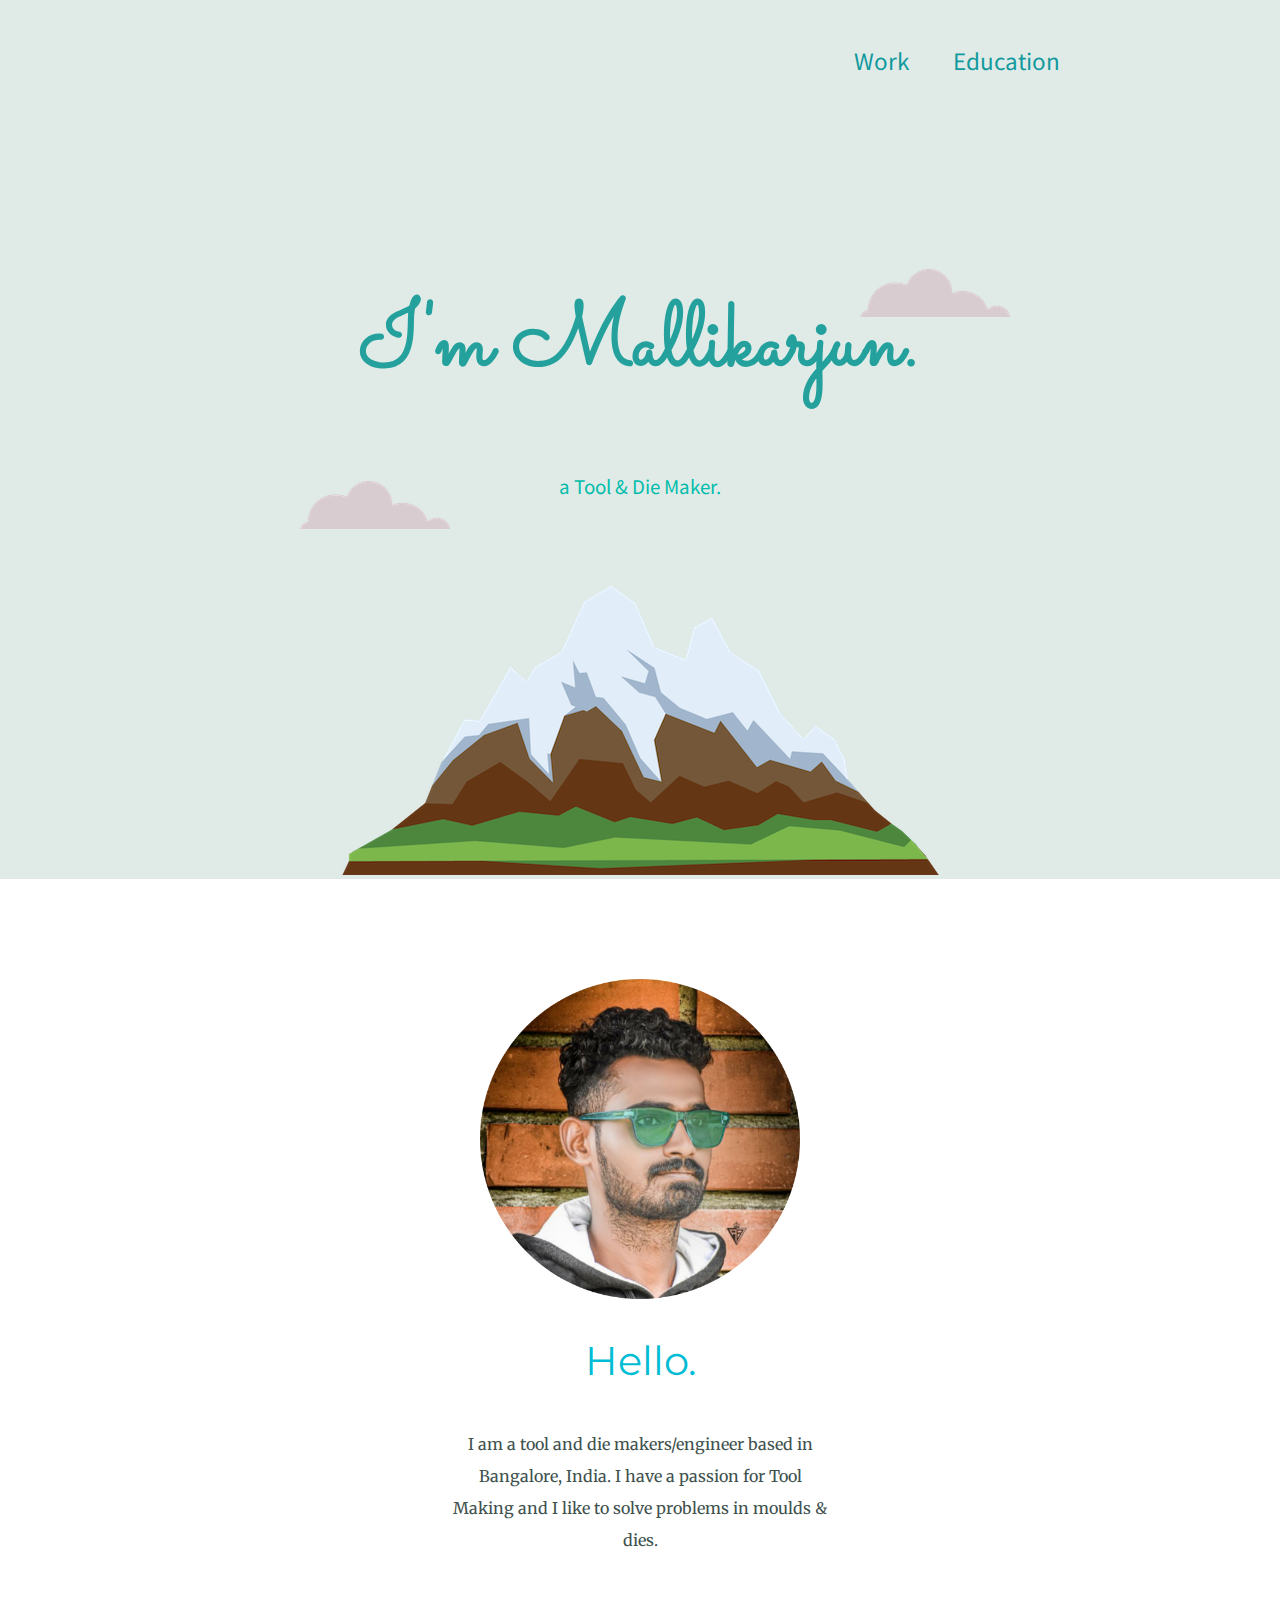
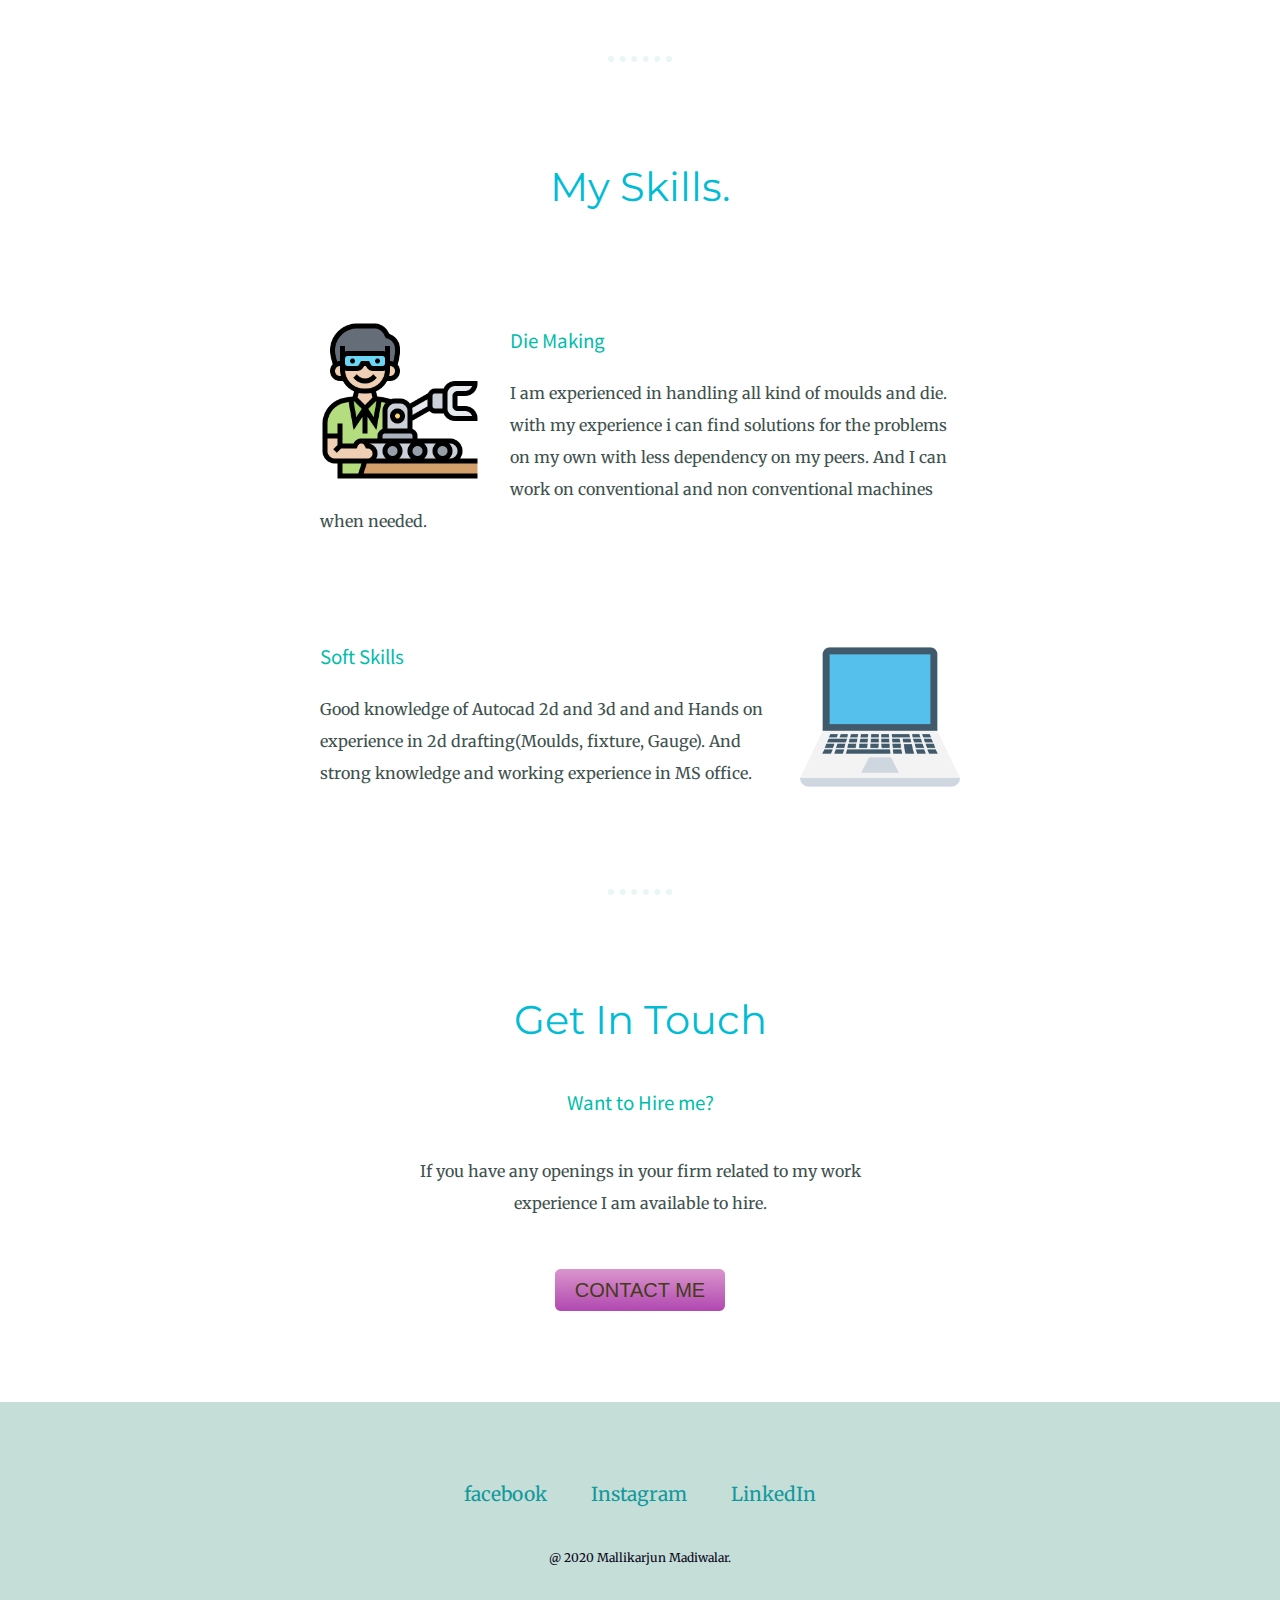
<file: index.html>
<!DOCTYPE html>
<html lang="en" dir="ltr">

<head>
  <meta charset="utf-8">
  <title>Mallikarjun</title>
  <link rel="stylesheet" href="css/styles.css">
  <link rel="shortcut icon" href="fevicon.ico">
  <link href="https://fonts.googleapis.com/css2?family=Merriweather:ital,wght@0,400;0,700;0,900;1,400;1,700;1,900&family=Montserrat:ital,wght@0,100;0,200;0,300;0,400;0,500;0,600;0,700;0,800;0,900;1,100;1,200;1,300;1,400;1,500;1,600;1,700;1,800;1,900&family=Noto+Sans+KR:wght@100;300;400;500;700;900&family=Sacramento&display=swap" rel="stylesheet">
</head>

<body>
  <div class="nav-bar">
    <h3 class="nav"><a href="work.html">Work</a></h3>
    <h3 class="nav"><a href="education.html">Education</a></h3>
  </div>
  <div class="top-container">
    <img class="top-cloud" src="images/cloud.png" alt="cloud-img">
    <h1>I'm Mallikarjun.</h1>
    <h3>a Tool & Die Maker.</h3>
    <img class="bottom-cloud" src="images/cloud.png" alt="cloud-img">
    <img src="images/mountain.png" alt="mountain-img">
  </div>
  <div class="middle-container">
    <div class="profile">
      <img class="profile-img" src="images/mallikarjun.png" alt="Mallikarjun's profile pic">
      <h2>Hello.</h2>
      <p class="intro">I am a tool and die makers/engineer based in Bangalore, India. I have a passion for Tool Making and I like to solve problems in moulds & dies.</p>
    </div>
    <hr>
    <div class="skills">
      <h2>My Skills.</h2>
      <div class="skill-row">
        <img class="mech-img"src="images/Mech1.png" alt="mechanical-image">
        <h3>Die Making</h3>
        <p class="die-intro">I am experienced in handling all kind of moulds and die. with my experience i can find solutions for the problems on my own with less dependency on my peers. And I can work on conventional and non conventional machines when needed.</p>
      </div>
      <div class="skill-row">
        <img class="computer-img" src="images/laptop.png" alt="laptop-image">
        <h3>Soft Skills</h3>
        <p class="soft-intro">Good knowledge of Autocad 2d and 3d and and Hands on experience in 2d drafting(Moulds, fixture, Gauge). And strong knowledge and working experience in MS office.</p>
      </div>
    </div>
    <hr>
    <div class="contact-me">
      <h2>Get In Touch</h2>
      <h3>Want to Hire me?</h3>
      <p class="contact-message">If you have any openings in your firm related to my work experience I am available to hire.</p>
      <a class="btn" href="mailto:mallurm888@gmail.com">CONTACT ME</a>
    </div>
  </div>
  <div class="bottom-container">
    <a class="footer" href="https://www.facebook.com/mallu.don.3939">facebook</a>
    <a class="footer" href="https://www.instagram.com/__mallu.__/?hl=en">Instagram</a>
    <a class="footer" href="https://in.linkedin.com/">LinkedIn</a>
    <p class="copyright">@ 2020 Mallikarjun Madiwalar.</p>

  </div>
</body>

</html>
</file>
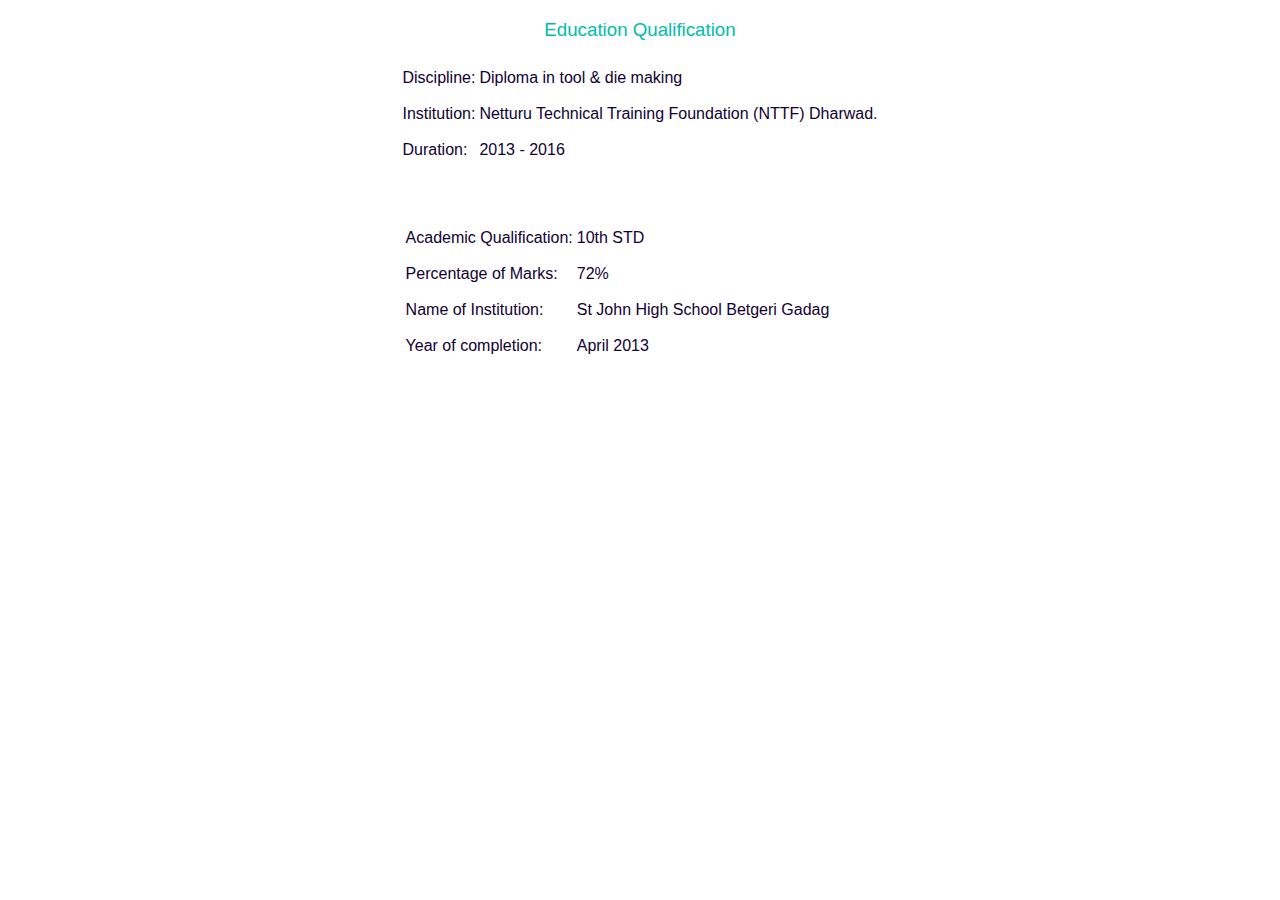
<file: education.html>
<!DOCTYPE html>
<html lang="en" dir="ltr">
  <head>
    <meta charset="utf-8">
    <title>Education</title>
    <link rel="stylesheet" href="css/styles.css">
  </head>
  <body>
    <h3>Education Qualification</h3>
    <table class="education-table1">
      <tr>
        <td>Discipline:</td>
        <td>Diploma in tool & die making</td>
      </tr>
      <tr>
        <td>Institution:</td>
        <td>Netturu Technical Training Foundation (NTTF) Dharwad.</td>
      </tr>
      <tr>
        <td>Duration:</td>
        <td>2013 - 2016</td>
      </tr>
    </table>
    <table class="education-table2">
      <tr>
        <td>Academic Qualification:</td>
        <td>10th STD</td>
      </tr>
      <tr>
        <td>Percentage of Marks:</td>
        <td>72%</td>
      </tr>
      <tr>
        <td>Name of Institution:</td>
        <td>St John High School Betgeri Gadag</td>
      </tr>
      <tr>
        <td>Year of completion:</td>
        <td>April 2013</td>
      </tr>
    </table>
  </body>
</html>
</file>
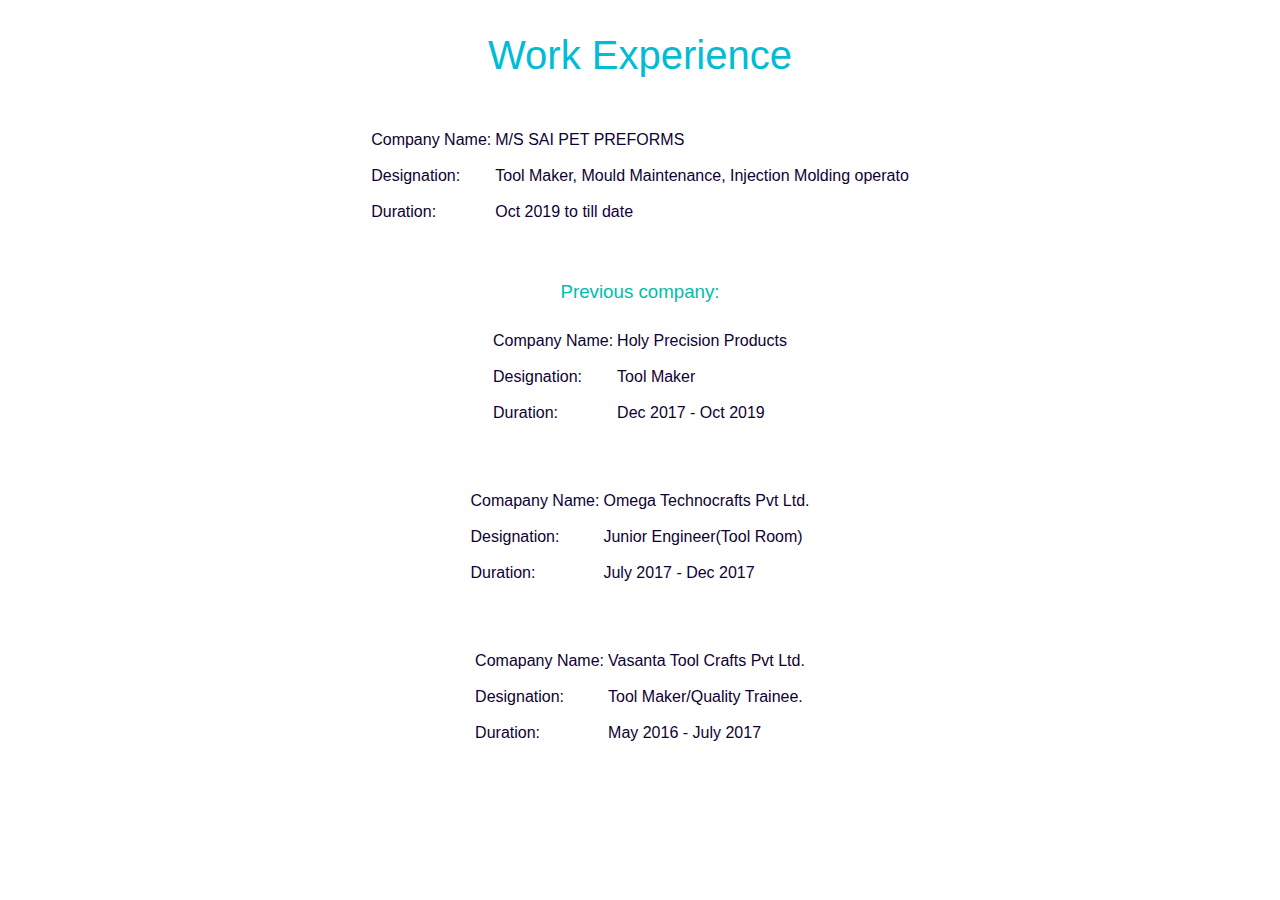
<file: work.html>
<!DOCTYPE html>
<html lang="en" dir="ltr">
  <head>
    <meta charset="utf-8">
    <title>Work Experience</title>
    <link rel="stylesheet" href="css/styles.css">
  </head>
  <body class="work-body">
    <h2>Work Experience</h2>
    <table class="table-1">
      <tr>
        <td>Company Name:</td>
        <td>M/S SAI PET PREFORMS</td>
      </tr>
      <tr>
        <td>Designation:</td>
        <td>Tool Maker, Mould Maintenance, Injection Molding operato</td>
      </tr>
      <tr>
        <td>Duration:</td>
        <td>Oct 2019 to till date</td>
      </tr>
    </table>

    <h3>Previous company:</h3>
    <table class="table-2">
      <tr>
        <td>Company Name:</td>
        <td>Holy Precision Products</td>
      </tr>
      <tr>
        <td>Designation:</td>
        <td>Tool Maker</td>
      </tr>
      <tr>
        <td>Duration:</td>
        <td>Dec 2017 - Oct 2019</td>
      </tr>
    </table>

    <table class="table-3">
      <tr>
        <td>Comapany Name:</td>
        <td>Omega Technocrafts Pvt Ltd.</td>
      </tr>
      <tr>
        <td>Designation:</td>
        <td>Junior Engineer(Tool Room)</td>
      </tr>
      <tr>
        <td>Duration:</td>
        <td>July 2017 - Dec 2017</td>
      </tr>
    </table>

    <table class="table-4">
      <tr>
        <td>Comapany Name:</td>
        <td>Vasanta Tool Crafts Pvt Ltd.</td>
      </tr>
      <tr>
        <td>Designation:</td>
        <td>Tool Maker/Quality Trainee.</td>
      </tr>
      <tr>
        <td>Duration:</td>
        <td>May 2016 - July 2017</td>
      </tr>
    </table>
  </body>
</html>
</file>
<file: css/styles.css>
body {
  color: #40514E;
  margin: 0;
  text-align: center;
  font-family: 'Merriweather', serif;

}

a {
  color: #11999E;
  font-size: 120%;
}
a:link {
  text-decoration: none;
}
a:hover {
  color: #00005c;
}


.copyright {
  color: #07031a;
  font-size: 0.75rem;
  margin-top: 40px;
}
p {
  line-height: 2;
}

h1 {
  font-family: 'Sacramento', cursive;
  margin-top: 50px auto 0 auto;
  font-size: 5.625rem;
  color: #24a19c;
}
h3 {
  font-family: 'Noto Sans KR', sans-serif;
  font-weight: normal;
  text-decoration: none;
  color: #00bdaa;
}

h2 {
  font-family: 'Montserrat', sans-serif;
  font-size: 2.5rem;
  font-weight: normal;
  color: #00bcd4;
  padding-bottom: 10px;
}

hr {
  border: dotted #EAF6F6 6px;
  border-bottom: none;
  width: 4%;
  margin: 100px auto;
}
.nav {
  display: inline-block;
  padding: 0 20px;
  color: #00bdaa;
}

.nav-bar {
  text-align: right;
  background-color: #e0ebe8;
  position: relative;
  padding: 25px 200px 25px 0;
}

.pofile {
  margin: 50px;
}

.skill-row {
  width: 50%;
  margin: 100px auto 100px auto;
  text-align: left;
  line-height: 2;
}

.top-container {
  padding-top: 100px;
  background-color: #e0ebe8;
  position: relative;
}

.middle-container {
  margin: 100px 0;
}

.intro {
  width: 30%;
  margin: auto;
}


.profile-img {
  width: 25%;
}

.mech-img {
  width: 25%;
  float: left;
  margin-right: 30px;
}

.computer-img {
  width: 25%;
  float: right;
  margin-left: 30px;
}
.bottom-container {
  background-color: #c5ded7;
  padding: 80px 0 20px 0;
}
.top-cloud {
  position: absolute;
  top: 150px;
  right: 270px;
}

.bottom-cloud {
  position: absolute;
  left: 300px;
  bottom: 350px;
}

.contact-message {
  width: 40%;
  margin: 40px auto 60px;
}

.footer {
  margin: 10px 20px;
}

.btn {
  background: #db95cd;
  background-image: -webkit-linear-gradient(top, #db95cd, #b048b0);
  background-image: -moz-linear-gradient(top, #db95cd, #b048b0);
  background-image: -ms-linear-gradient(top, #db95cd, #b048b0);
  background-image: -o-linear-gradient(top, #db95cd, #b048b0);
  background-image: linear-gradient(to bottom, #db95cd, #b048b0);
  -webkit-border-radius: 6;
  -moz-border-radius: 6;
  border-radius: 6px;
  font-family: Arial;
  color: #453a1a;
  font-size: 20px;
  padding: 10px 20px 10px 20px;
  text-decoration: none;
}

.btn:hover {
  background: #7adebe;
  text-decoration: none;
}

.work-body {
  background-color: #ffffff;
}
.table-1, .table-2, .table-3, .table-4{
  margin-left: auto;
  margin-right: auto;
  color: #110133;
  text-align: left;
  margin-bottom: 50px;
  line-height: 2;
  font-family: 'Noto Sans KR', sans-serif;
  font-weight: normal;
}

.education-table1 {
  margin-left: auto;
  margin-right: auto;
  color: #110133;
  text-align: left;
  margin-bottom: 50px;
  line-height: 2;
  font-family: 'Noto Sans KR', sans-serif;
  font-weight: normal;
}

.education-table2 {
  margin-left: auto;
  margin-right: auto;
  color: #110133;
  text-align: left;
  margin-top: 50px;
  line-height: 2;
  font-family: 'Noto Sans KR', sans-serif;
  font-weight: normal;
  padding-right: 45px;
}
</file>
